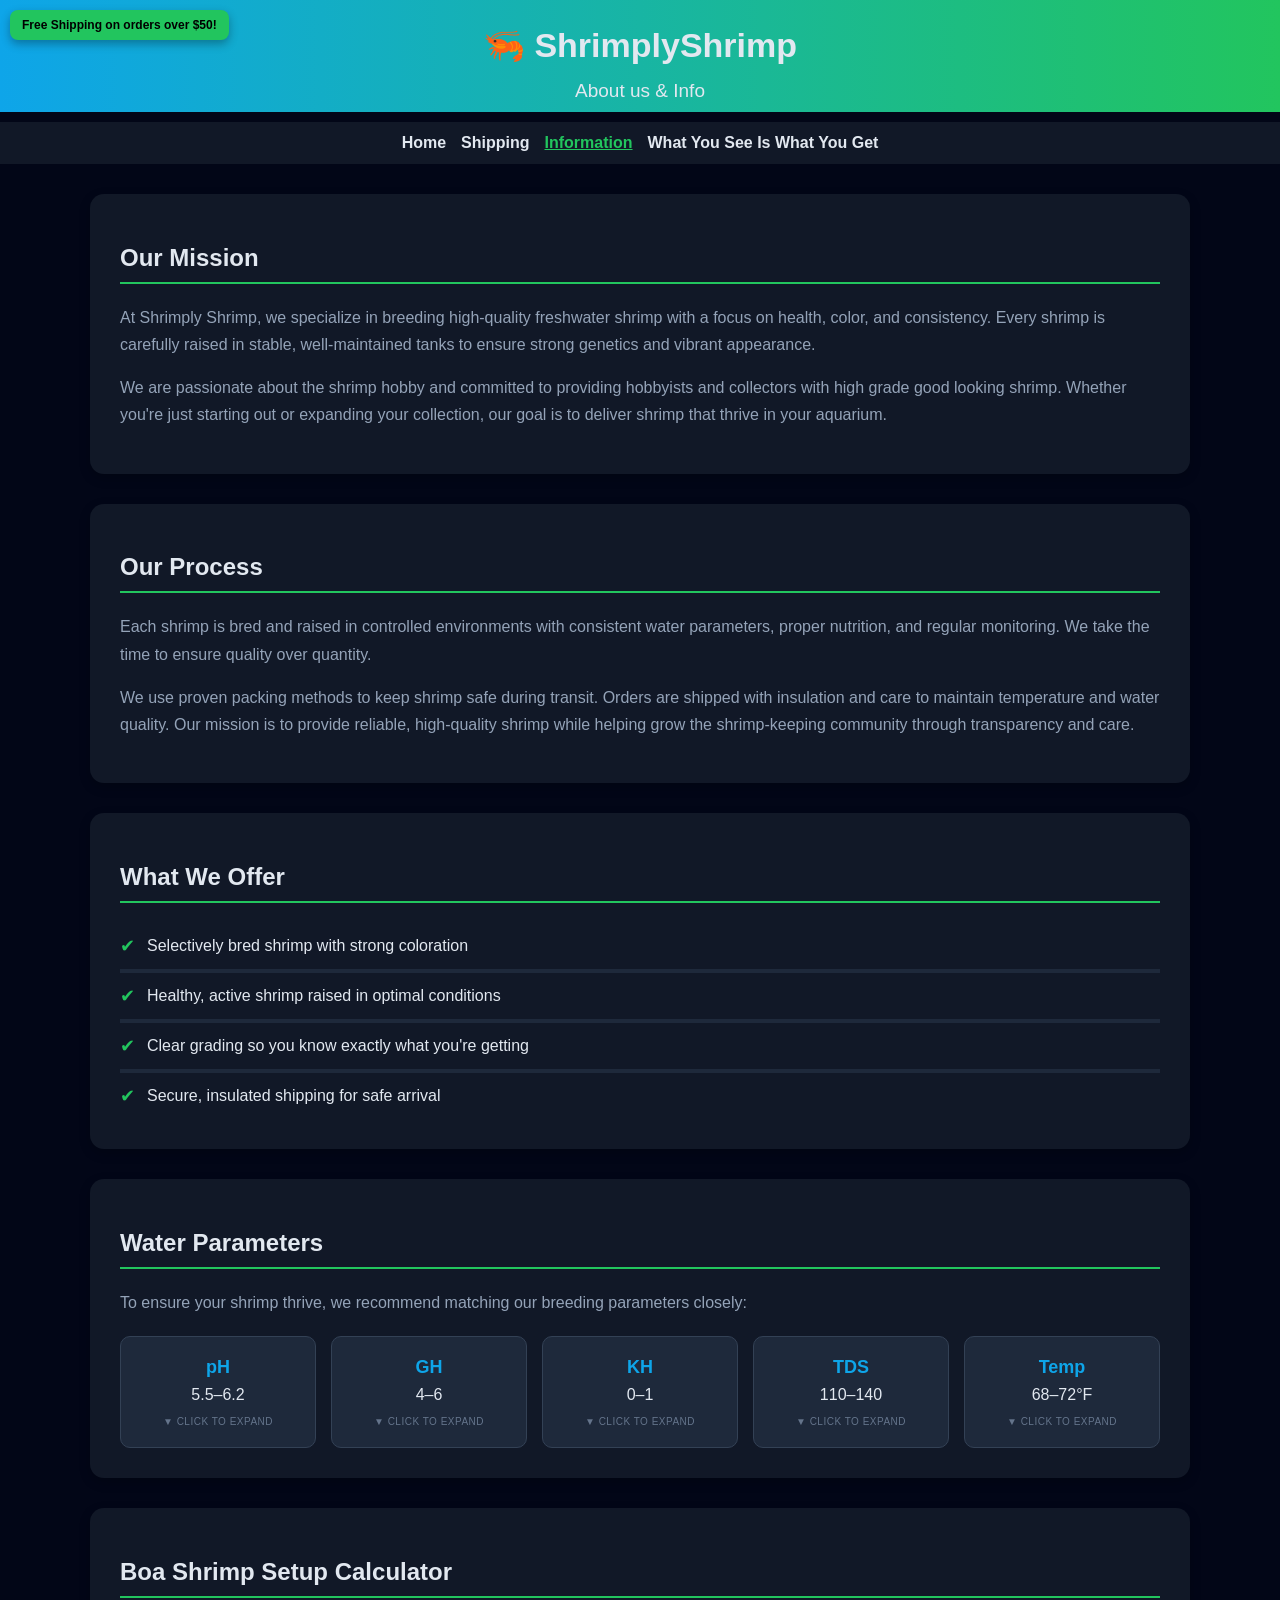
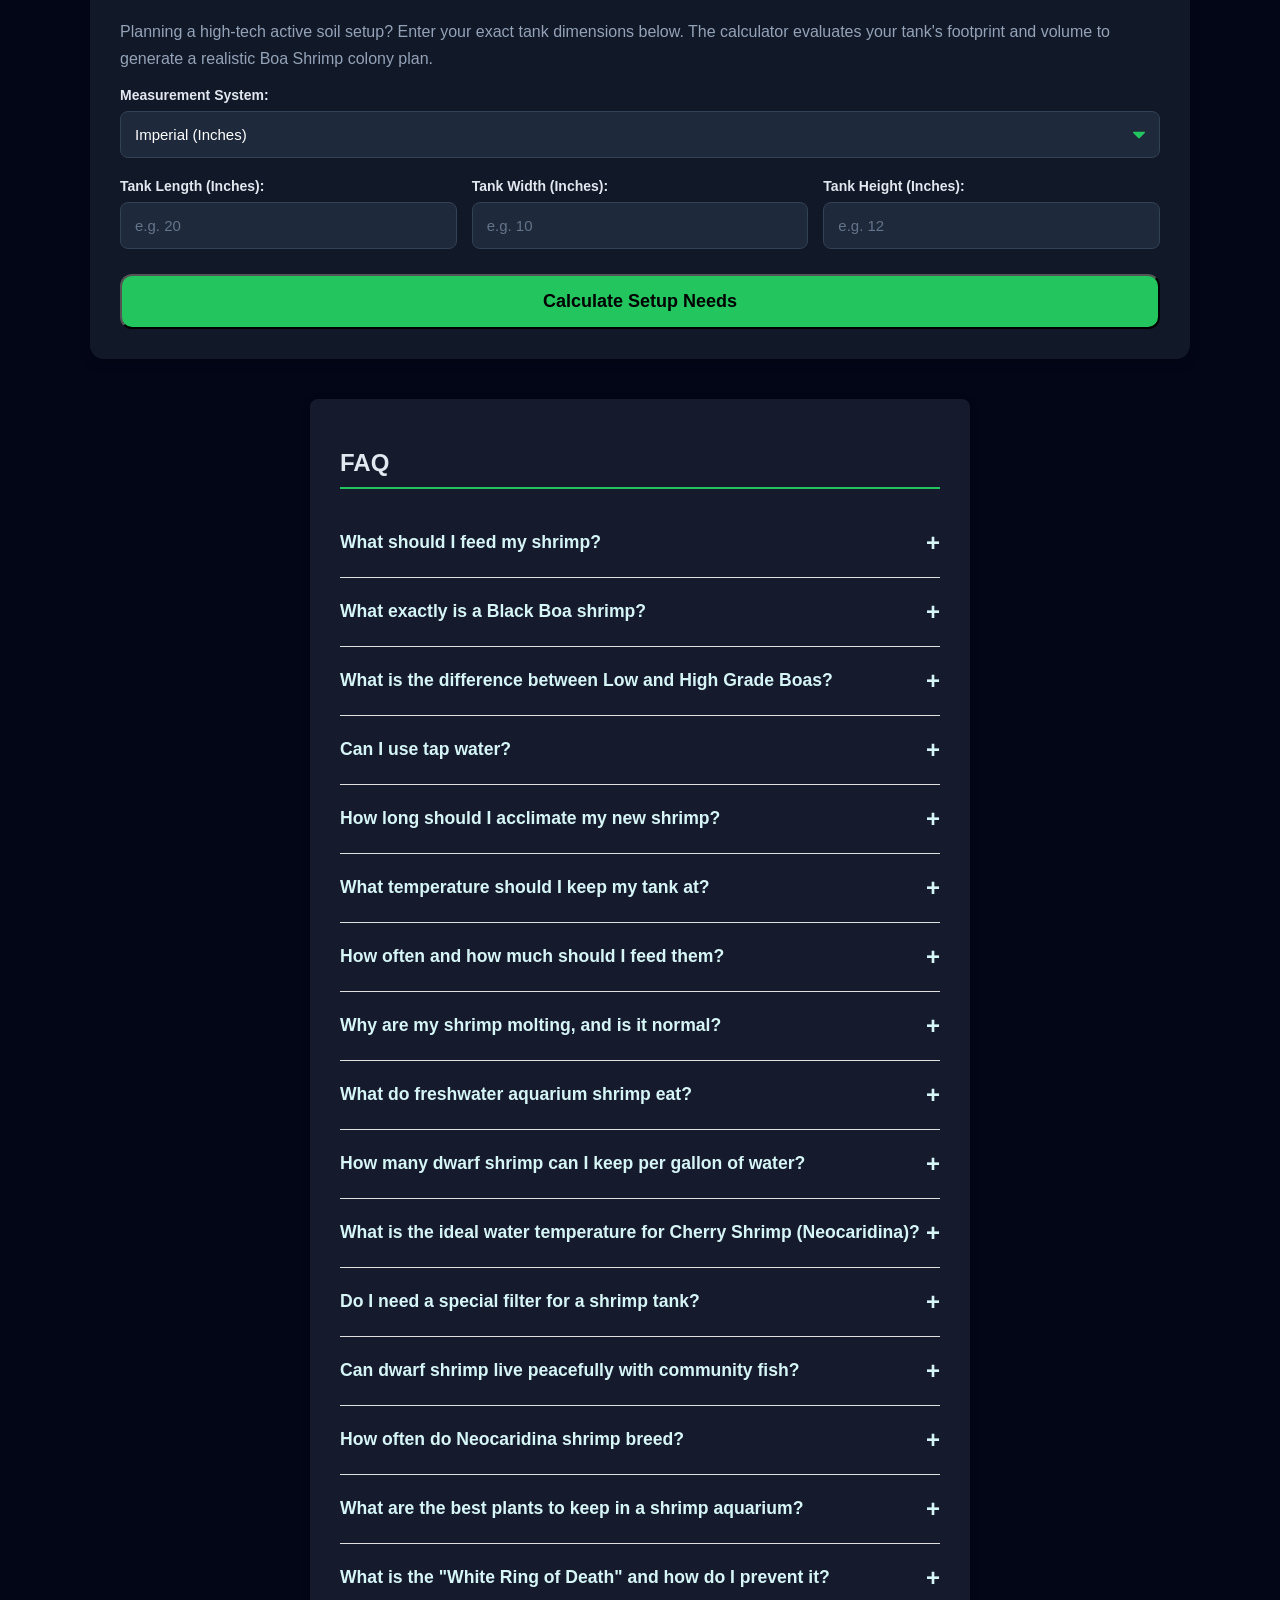
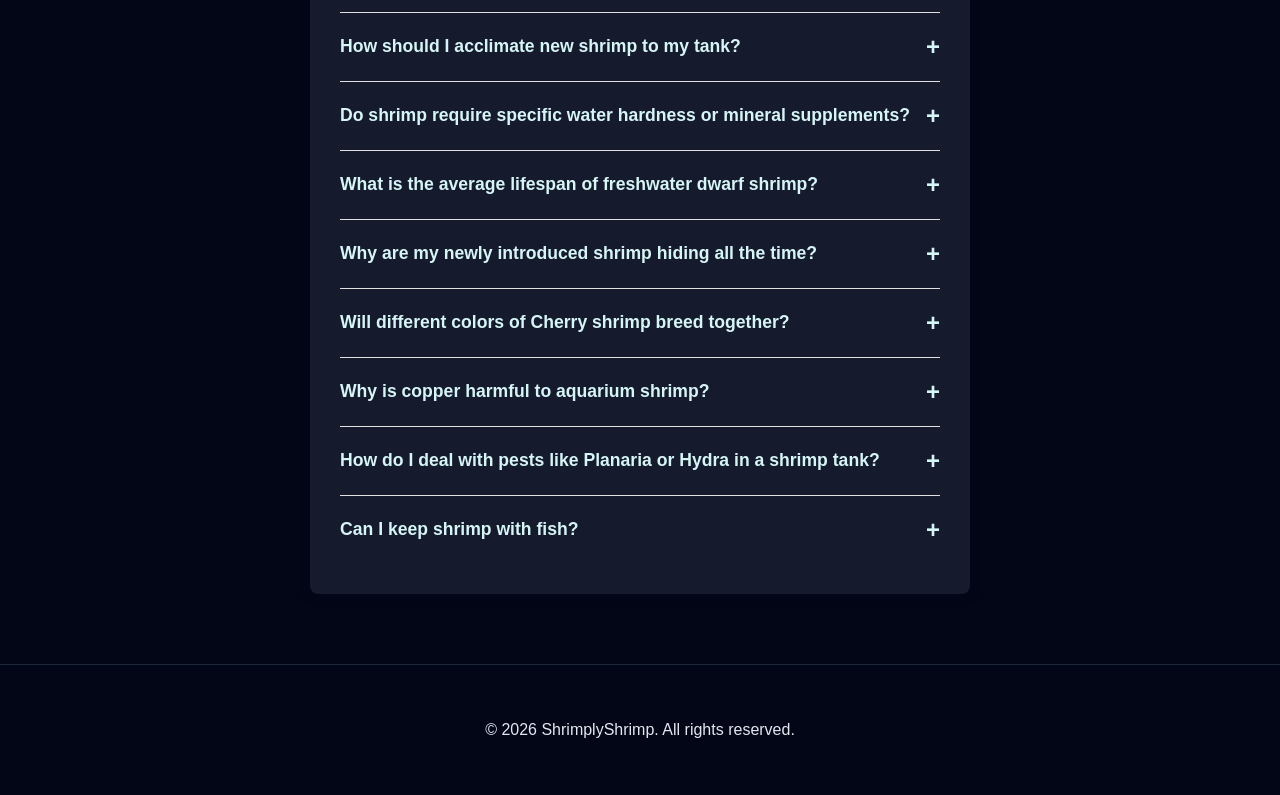
<file: info.html>
<!doctype html>
<html lang="en">
    <head>
        <!-- Google tag (gtag.js) -->
        <script async src="https://www.googletagmanager.com/gtag/js?id=G-XXYC066G9Q"></script>
        <script>
            window.dataLayer = window.dataLayer || [];
            function gtag() {
                dataLayer.push(arguments);
            }
            gtag("js", new Date());

            gtag("config", "G-XXYC066G9Q");
        </script>
        <meta charset="UTF-8" />
        <meta name="viewport" content="width=device-width, initial-scale=1.0" />
        <title>ShrimplyShrimp - Information</title>
        <link rel="stylesheet" href="styles.css" />
    </head>
    <body>
        <!-- Shipping Banner -->
        <div class="free-ship">Free Shipping on orders over $50!</div>

        <header>🦐 ShrimplyShrimp</header>
        <div class="subheader1">About us & Info</div>

        <nav>
            <a href="/index.html">Home</a>
            <a href="/shipping.html">Shipping</a>
            <a href="/info.html" class="active">Information</a>
            <a href="WYSIWYG.html" >What You See Is What You Get </a>
        </nav>

        <main class="container">
            <section class="info-section about-section">
                <h2>Our Mission</h2>
                <p>
                    At Shrimply Shrimp, we specialize in breeding high-quality freshwater shrimp with a focus on health,
                    color, and consistency. Every shrimp is carefully raised in stable, well-maintained tanks to ensure
                    strong genetics and vibrant appearance.
                </p>
                <p>
                    We are passionate about the shrimp hobby and committed to providing hobbyists and collectors with
                    high grade good looking shrimp. Whether you're just starting out or expanding your collection, our
                    goal is to deliver shrimp that thrive in your aquarium.
                </p>
            </section>

            <section class="info-section process-section">
                <h2>Our Process</h2>
                <p>
                    Each shrimp is bred and raised in controlled environments with consistent water parameters, proper
                    nutrition, and regular monitoring. We take the time to ensure quality over quantity.
                </p>
                <p>
                    We use proven packing methods to keep shrimp safe during transit. Orders are shipped with insulation
                    and care to maintain temperature and water quality. Our mission is to provide reliable, high-quality
                    shrimp while helping grow the shrimp-keeping community through transparency and care.
                </p>
            </section>

            <section class="info-section offers-section">
                <h2>What We Offer</h2>
                <ul class="offers-list">
                    <li><span class="check-icon">✔</span> Selectively bred shrimp with strong coloration</li>
                    <li><span class="check-icon">✔</span> Healthy, active shrimp raised in optimal conditions</li>
                    <li><span class="check-icon">✔</span> Clear grading so you know exactly what you're getting</li>
                    <li><span class="check-icon">✔</span> Secure, insulated shipping for safe arrival</li>
                </ul>
            </section>

            <section class="info-section parameters-section">
                <h2>Water Parameters</h2>
                <p>To ensure your shrimp thrive, we recommend matching our breeding parameters closely:</p>
               <div class="params-grid">
    <div class="param-card">
        <strong>pH</strong> 5.5–6.2
        <div class="param-desc"><strong>Potential of Hydrogen:</strong> Measures water acidity. Caridina shrimp need acidic water to thrive and breed safely.</div>
    </div>
    <div class="param-card">
        <strong>GH</strong> 4–6
        <div class="param-desc"><strong>General Hardness:</strong> Measures calcium and magnesium. These minerals are essential for your shrimp to build strong shells and molt successfully.</div>
    </div>
    <div class="param-card">
        <strong>KH</strong> 0–1
        <div class="param-desc"><strong>Carbonate Hardness:</strong> Measures buffering capacity. This is kept at 0-1 so the active soil can easily lower the pH without resistance.</div>
    </div>
    <div class="param-card">
        <strong>TDS</strong> 110–140
        <div class="param-desc"><strong>Total Dissolved Solids:</strong> The combined total of all minerals and organics in the water. Used as a gauge to ensure water isn't too "thick".</div>
    </div>
    <div class="param-card">
        <strong>Temp</strong> 68–72°F
        <div class="param-desc"><strong>Temperature:</strong> Cooler water holds more oxygen and reduces bacterial infections. 68-72°F is the sweet spot for health and breeding.</div>
    </div>
</div>
            </section>

            <!-- NEW SMART CALCULATOR SECTION -->
            <section class="info-section calculator-section">
                <h2>Boa Shrimp Setup Calculator</h2>
                <p>Planning a high-tech active soil setup? Enter your exact tank dimensions below. The calculator evaluates your tank's footprint and volume to generate a realistic Boa Shrimp colony plan.</p>
                
                <div class="form-group">
                    <label for="unit-toggle">Measurement System:</label>
                    <select id="unit-toggle">
                        <option value="imperial">Imperial (Inches)</option>
                        <option value="metric">Metric (Centimeters)</option>
                    </select>
                </div>

                <div class="calc-grid">
                    <div class="form-group">
                        <label id="label-length" for="tank-length">Tank Length (Inches):</label>
                        <input type="number" id="tank-length" placeholder="e.g. 20" min="1">
                    </div>
                    <div class="form-group">
                        <label id="label-width" for="tank-width">Tank Width (Inches):</label>
                        <input type="number" id="tank-width" placeholder="e.g. 10" min="1">
                    </div>
                    <div class="form-group">
                        <label id="label-height" for="tank-height">Tank Height (Inches):</label>
                        <input type="number" id="tank-height" placeholder="e.g. 12" min="1">
                    </div>
                </div>
                
                <button class="button" id="calculate-btn" type="button">Calculate Setup Needs</button>

                <div id="calc-results" class="calc-results hidden">
                    <h3>Your Recommended Setup</h3>
                    <div id="stability-warning"></div>
                    <ul class="offers-list" id="results-list">
                        <!-- Dynamic Results Injected Here via JS -->
                    </ul>
                </div>
            </section>

            <div class="faq-wrapper">
                <section class="faq-container">
                    <h2>FAQ</h2>

                    <div class="faq-item">
                        <button class="faq-question">
                            What should I feed my shrimp?
                            <span class="icon">+</span>
                        </button>
                        <div class="faq-answer">
                            <p>
                                We recommend feeding your shrimp Shrimp Dinner 2, Hikari Shrimp Cuisine, Brightwell
                                FlorinBacter, and MicroBacter7.
                            </p>
                        </div>
                    </div>

                    <div class="faq-item">
                        <button class="faq-question">
                            What exactly is a Black Boa shrimp?
                            <span class="icon">+</span>
                        </button>
                        <div class="faq-answer">
                            <p>
                                The Black Boa is a highly sought-after premium metallic variant of Caridina shrimp. They
                                are known for their deep black body coloration, paired with a striking metallic
                                silver-to-gold back stripe.
                            </p>
                        </div>
                    </div>

                    <div class="faq-item">
                        <button class="faq-question">
                            What is the difference between Low and High Grade Boas?
                            <span class="icon">+</span>
                        </button>
                        <div class="faq-answer">
                            <p>
                                <strong>Low/Medium Grade:</strong> Mostly black with a thinner, less-defined metallic
                                stripe. <br /><br />
                                <strong>High Grade:</strong> Features a wide, solid, and unbroken metallic stripe that
                                extends from the head to the tail.
                            </p>
                        </div>
                    </div>

                    <div class="faq-item">
                        <button class="faq-question">
                            Can I use tap water?
                            <span class="icon">+</span>
                        </button>
                        <div class="faq-answer">
                            <p>
                                We strongly advise against using tap water. Its parameters can fluctuate significantly
                                and it often contains minerals that raise KH levels. We highly recommend using RO/DI or
                                purified water, remineralized with a dedicated GH+ product such as SaltyShrimp Bee
                                Shrimp Mineral GH+.
                            </p>
                        </div>
                    </div>
                    <div class="faq-item">
                        <button class="faq-question">
                            How long should I acclimate my new shrimp?
                            <span class="icon">+</span>
                        </button>
                        <div class="faq-answer">
                            <p>
                                We highly recommend using the drip acclimation method for at least 1.5 to 2 hours.
                                Shrimp are very sensitive to sudden changes in water parameters, temperature, and pH, so
                                slow acclimation is essential for their survival.
                            </p>
                        </div>
                    </div>

                    <div class="faq-item">
                        <button class="faq-question">
                            What temperature should I keep my tank at?
                            <span class="icon">+</span>
                        </button>
                        <div class="faq-answer">
                            <p>
                                Most Neocaridina (like Cherry Shrimp) thrive in temperatures between 68°F and 78°F
                                (20°C–25°C). Caridina (like Black BOAs) species generally prefer slightly cooler water,
                                ideally between 65°F and 72°F (18°C–22°C).
                            </p>
                        </div>
                    </div>

                    <div class="faq-item">
                        <button class="faq-question">
                            How often and how much should I feed them?
                            <span class="icon">+</span>
                        </button>
                        <div class="faq-answer">
                            <p>
                                Feed small amounts 2 to 3 times a week. Overfeeding is one of the most common causes of
                                tank issues! Make sure to remove any uneaten food after 2–3 hours to prevent water
                                quality spikes.
                            </p>
                        </div>
                    </div>

                    <div class="faq-item">
                        <button class="faq-question">
                            Why are my shrimp molting, and is it normal?
                            <span class="icon">+</span>
                        </button>
                        <div class="faq-answer">
                            <p>
                                Yes, molting is completely natural! As shrimp grow, they shed their outer exoskeleton.
                                If you see translucent "ghosts" in your tank, leave them in—the shrimp will often eat
                                their old molts to reclaim essential minerals.(Molting can aslo be a sign of breeding)
                            </p>
                        </div>
                    </div>
<div class="faq-item">
    <button class="faq-question">
        What do freshwater aquarium shrimp eat?
        <span class="icon">+</span>
    </button>
    <div class="faq-answer">
        <p>
            Dwarf shrimp are natural scavengers that primarily feed on biofilm and algae in your aquarium. You can supplement their diet 2 to 3 times a week with specialized shrimp pellets, blanched vegetables (like spinach or zucchini), and dried Indian almond leaves.
        </p>
    </div>
</div>

<div class="faq-item">
    <button class="faq-question">
        How many dwarf shrimp can I keep per gallon of water?
        <span class="icon">+</span>
    </button>
    <div class="faq-answer">
        <p>
            Because shrimp have a tiny bioload, you can safely keep around 5 to 10 dwarf shrimp per gallon of water in a fully cycled, established aquarium with plenty of live plants and biofilm.
        </p>
    </div>
</div>

<div class="faq-item">
    <button class="faq-question">
        What is the ideal water temperature for Cherry Shrimp (Neocaridina)?
        <span class="icon">+</span>
    </button>
    <div class="faq-answer">
        <p>
            Neocaridina shrimp thrive best in water temperatures between 68°F and 78°F (20°C to 25°C). While they can tolerate cooler room-temperature water, warmer temperatures near 75°F speed up their growth and breeding cycles.
        </p>
    </div>
</div>

<div class="faq-item">
    <button class="faq-question">
        Do I need a special filter for a shrimp tank?
        <span class="icon">+</span>
    </button>
    <div class="faq-answer">
        <p>
            Sponge filters or intake pre-filter sponges are strongly recommended. Standard power filters can easily suck up tiny shrimplets, whereas sponge filters provide gentle filtration and double as a feeding ground for grazing shrimp.
        </p>
    </div>
</div>

<div class="faq-item">
    <button class="faq-question">
        Can dwarf shrimp live peacefully with community fish?
        <span class="icon">+</span>
    </button>
    <div class="faq-answer">
        <p>
            Yes, but caution is necessary. Very small fish like Chili Rasboras, Otocinclus, or Neon Tetras can coexist with adult shrimp, but almost any fish will eat newborn shrimplets if given the chance. Provide dense vegetation like Java Moss for protection.
        </p>
    </div>
</div>

<div class="faq-item">
    <button class="faq-question">
        How often do Neocaridina shrimp breed?
        <span class="icon">+</span>
    </button>
    <div class="faq-answer">
        <p>
            Once female shrimp reach maturity at around 3 to 4 months old, they can carry eggs every 30 days under ideal water conditions. Each clutch typically yields 20 to 30 baby shrimp.
        </p>
    </div>
</div>

<div class="faq-item">
    <button class="faq-question">
        What are the best plants to keep in a shrimp aquarium?
        <span class="icon">+</span>
    </button>
    <div class="faq-answer">
        <p>
            Mosses (such as Java Moss or Christmas Moss), Subwassertang, Anubias, Hornwort, and Marimo Moss Balls are ideal. Mosses trap microscopic particles and offer essential hiding places for newly hatched shrimplets.
        </p>
    </div>
</div>

<div class="faq-item">
    <button class="faq-question">
        What is the "White Ring of Death" and how do I prevent it?
        <span class="icon">+</span>
    </button>
    <div class="faq-answer">
        <p>
            The "White Ring of Death" is a clear band across a shrimp's carapace caused by failed molting due to improper GH/KH mineral levels or sudden water changes. Prevent it by maintaining steady General Hardness (GH 4–8) and drip-acclimating top-off water.
        </p>
    </div>
</div>

<div class="faq-item">
    <button class="faq-question">
        How should I acclimate new shrimp to my tank?
        <span class="icon">+</span>
    </button>
    <div class="faq-answer">
        <p>
            Drip acclimation is the safest method. Slowly add tank water to their bag water at a rate of 1 to 2 drops per second over a period of 1 to 2 hours to prevent shock from parameter shifts.
        </p>
    </div>
</div>

<div class="faq-item">
    <button class="faq-question">
        Do shrimp require specific water hardness or mineral supplements?
        <span class="icon">+</span>
    </button>
    <div class="faq-answer">
        <p>
            Yes, shrimp need calcium and magnesium to form strong exoskeletons. If using RO (reverse osmosis) water, remineralize it with a specialized GH/KH booster to maintain a GH of 6–8 and KH of 2–5 for Neocaridina.
        </p>
    </div>
</div>

<div class="faq-item">
    <button class="faq-question">
        What is the average lifespan of freshwater dwarf shrimp?
        <span class="icon">+</span>
    </button>
    <div class="faq-answer">
        <p>
            Under optimal water conditions and with a stable diet, dwarf shrimp usually live between 1 to 2 years in a home aquarium.
        </p>
    </div>
</div>

<div class="faq-item">
    <button class="faq-question">
        Why are my newly introduced shrimp hiding all the time?
        <span class="icon">+</span>
    </button>
    <div class="faq-answer">
        <p>
            Shrimp are sensitive to changes in lighting, water chemistry, and potential predators. Hiding for the first few days in a new tank is completely normal while they adjust and get comfortable with their surroundings.
        </p>
    </div>
</div>

<div class="faq-item">
    <button class="faq-question">
        Will different colors of Cherry shrimp breed together?
        <span class="icon">+</span>
    </button>
    <div class="faq-answer">
        <p>
            Yes, mixing different color varieties of Neocaridina davidi (e.g., Red Cherry, Blue Dream, Yellow Neon) will lead to interbreeding, causing offspring over generations to revert to their wild brown/translucent coloration.
        </p>
    </div>
</div>

<div class="faq-item">
    <button class="faq-question">
        Why is copper harmful to aquarium shrimp?
        <span class="icon">+</span>
    </button>
    <div class="faq-answer">
        <p>
            Copper disrupts the oxygen transport mechanism in invertebrates and is highly toxic even at trace levels. Always check plant fertilizers, snail treatments, and fish medications for copper before adding them to a shrimp tank.
        </p>
    </div>
</div>

<div class="faq-item">
    <button class="faq-question">
        How do I deal with pests like Planaria or Hydra in a shrimp tank?
        <span class="icon">+</span>
    </button>
    <div class="faq-answer">
        <p>
            Planaria and Hydra actively prey on shrimplets. You can safely eliminate them using shrimp-safe treatments containing Betel nut palm extract (such as "No-Planaria") or by using specialized glass worm traps.
        </p>
    </div>
</div>


                    <div class="faq-item">
                        <button class="faq-question">
                            Can I keep shrimp with fish?
                            <span class="icon">+</span>
                        </button>
                        <div class="faq-answer">
                            <p>
                                Almost any fish large enough to fit a shrimp in its mouth will try to eat it (especially
                                shrimplets). If you want to keep them with small, peaceful nano fish (like Otocinclus or
                                Endlers), ensure the tank has plenty of heavy moss and hiding spots.
                            </p>
                        </div>
                    </div>
                </section>
            </div>
        </main>

        <footer>
            <p>&copy; 2026 ShrimplyShrimp. All rights reserved.</p>
        </footer>

        <script src="script.js"></script>
    </body>
</html>
</file>
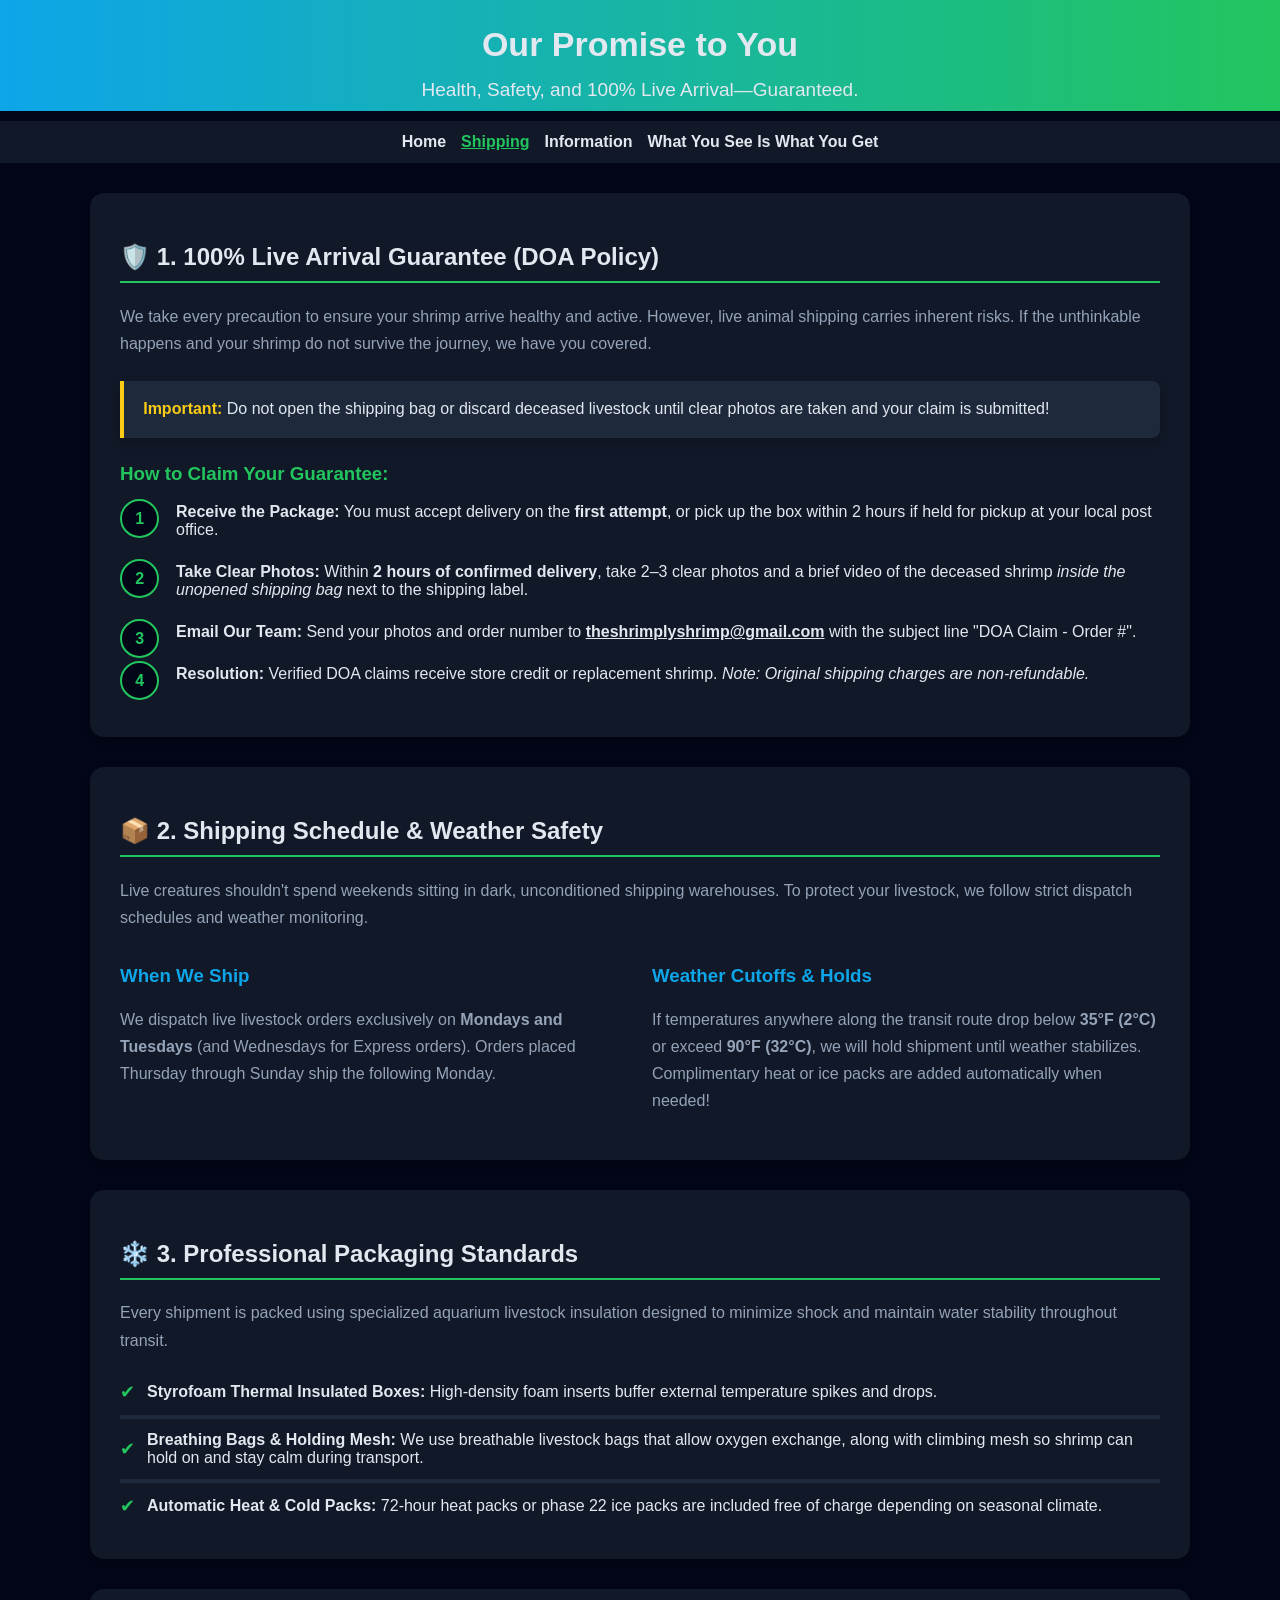
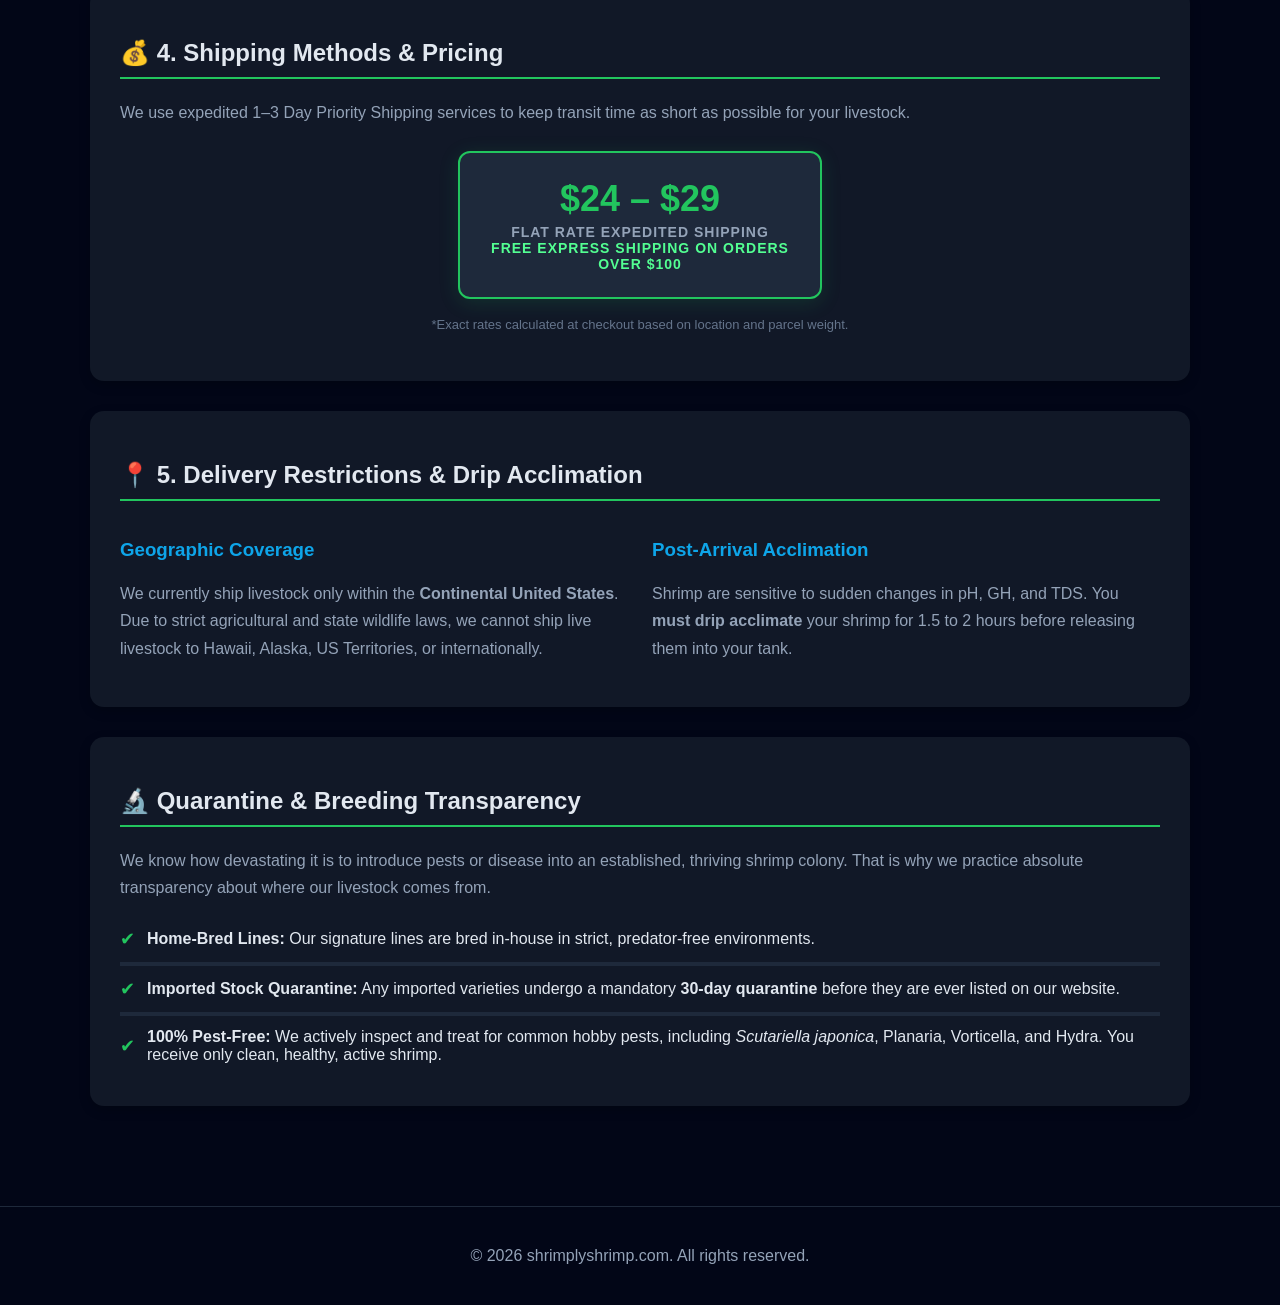
<file: shipping.html>
<!doctype html>
<html lang="en">
  <head>
    <!-- Google tag (gtag.js) -->
    <script async src="https://www.googletagmanager.com/gtag/js?id=G-XXYC066G9Q"></script>
    <script>
      window.dataLayer = window.dataLayer || [];
      function gtag() {
        dataLayer.push(arguments);
      }
      gtag("js", new Date());

      gtag("config", "G-XXYC066G9Q");
    </script>
    <meta charset="UTF-8" />
    <meta name="viewport" content="width=device-width, initial-scale=1.0" />
    <title>Trust & Shipping Policies | shrimplyshrimp</title>

    <link rel="stylesheet" href="styles.css" />
  </head>
  <body>
    <header>Our Promise to You</header>
    <div class="subheader1">Health, Safety, and 100% Live Arrival—Guaranteed.</div>
    <nav>
      
        <a href="/index.html">Home</a>
        <a href="/shipping.html" class="active">Shipping</a>
        <a href="/info.html">Information</a>
      <a href="WYSIWYG.html" >What You See Is What You Get </a>
    </nav>

    <main class="container">
      <!-- 1. LIVE ARRIVAL GUARANTEE -->
      <section class="info-section">
        <h2>🛡️ 1. 100% Live Arrival Guarantee (DOA Policy)</h2>
        <p>
          We take every precaution to ensure your shrimp arrive healthy and active. However, live animal shipping
          carries inherent risks. If the unthinkable happens and your shrimp do not survive the journey, we have you
          covered.
        </p>

        <div class="alert-box">
          <strong>Important:</strong> Do not open the shipping bag or discard deceased livestock until clear photos are taken and your claim is submitted!
        </div>

        <h3 style="color: #22c55e; margin-top: 25px">How to Claim Your Guarantee:</h3>
        <ol class="step-list">
          <li>
            <strong>Receive the Package:</strong> You must accept delivery on the <strong>first attempt</strong>, or pick up the box within 2 hours if held for pickup at your local post office.
          </li>
          <li>
            <strong>Take Clear Photos:</strong> Within <strong>2 hours of confirmed delivery</strong>, take 2–3 clear photos and a brief video of the deceased shrimp <em>inside the unopened shipping bag</em> next to the shipping label.
          </li>
          <li>
            <strong>Email Our Team:</strong> Send your photos and order number to
            <a href="/index.html#contact-us" class="active"><strong>theshrimplyshrimp@gmail.com</strong></a> with the subject line "DOA Claim - Order #".
          </li>
          <li>
            <strong>Resolution:</strong> Verified DOA claims receive store credit or replacement shrimp. <em>Note: Original shipping charges are non-refundable.</em>
          </li>
        </ol>
      </section>

      <!-- 2. SHIPPING SCHEDULE & WEATHER SAFETY -->
      <section class="info-section">
        <h2>📦 2. Shipping Schedule & Weather Safety</h2>
        <p>
          Live creatures shouldn't spend weekends sitting in dark, unconditioned shipping warehouses. To protect your
          livestock, we follow strict dispatch schedules and weather monitoring.
        </p>

        <div class="grid-2">
          <div>
            <h3 style="color: #0ea5e9">When We Ship</h3>
            <p>
              We dispatch live livestock orders exclusively on <strong>Mondays and Tuesdays</strong> (and Wednesdays for Express orders). Orders placed Thursday through Sunday ship the following Monday.
            </p>
          </div>
          <div>
            <h3 style="color: #0ea5e9">Weather Cutoffs & Holds</h3>
            <p>
              If temperatures anywhere along the transit route drop below <strong>35°F (2°C)</strong> or exceed <strong>90°F (32°C)</strong>, we will hold shipment until weather stabilizes. Complimentary heat or ice packs are added automatically when needed!
            </p>
          </div>
        </div>
      </section>

      <!-- 3. PACKAGING & INSULATION STANDARDS -->
      <section class="info-section">
        <h2>❄️ 3. Professional Packaging Standards</h2>
        <p>
          Every shipment is packed using specialized aquarium livestock insulation designed to minimize shock and maintain water stability throughout transit.
        </p>

        <ul class="offers-list">
          <li>
            <span class="check-icon">✔</span>
            <div>
              <strong>Styrofoam Thermal Insulated Boxes:</strong> High-density foam inserts buffer external temperature spikes and drops.
            </div>
          </li>
          <li>
            <span class="check-icon">✔</span>
            <div>
              <strong>Breathing Bags & Holding Mesh:</strong> We use breathable livestock bags that allow oxygen exchange, along with climbing mesh so shrimp can hold on and stay calm during transport.
            </div>
          </li>
          <li>
            <span class="check-icon">✔</span>
            <div>
              <strong>Automatic Heat & Cold Packs:</strong> 72-hour heat packs or phase 22 ice packs are included free of charge depending on seasonal climate.
            </div>
          </li>
        </ul>
      </section>

      <!-- 4. SHIPPING RATES & DELIVERY METHODS -->
      <section class="info-section">
        <h2>💰 4. Shipping Methods & Pricing</h2>
        <p>
          We use expedited 1–3 Day Priority Shipping services to keep transit time as short as possible for your livestock.
        </p>

        <div class="pricing-card">
          <div class="pricing-value">$24 – $29</div>
          <div class="pricing-unit">Flat Rate Expedited Shipping</div>
          <div class="pricing-unit1">FREE Express Shipping on orders over $100</div>
        </div>

        <p style="text-align: center; font-size: 13px; color: #64748b; margin-top: 15px">
          *Exact rates calculated at checkout based on location and parcel weight.
        </p>
      </section>

      <!-- 5. GEOGRAPHIC RESTRICTIONS & POST-ARRIVAL -->
      <section class="info-section">
        <h2>📍 5. Delivery Restrictions & Drip Acclimation</h2>
        
        <div class="grid-2">
          <div>
            <h3 style="color: #0ea5e9">Geographic Coverage</h3>
            <p>
              We currently ship livestock only within the <strong>Continental United States</strong>. Due to strict agricultural and state wildlife laws, we cannot ship live livestock to Hawaii, Alaska, US Territories, or internationally.
            </p>
          </div>
          <div>
            <h3 style="color: #0ea5e9">Post-Arrival Acclimation</h3>
            <p>
              Shrimp are sensitive to sudden changes in pH, GH, and TDS. You <strong>must drip acclimate</strong> your shrimp for 1.5 to 2 hours before releasing them into your tank.
            </p>
          </div>
        </div>


      </section>

      <!-- QUARANTINE & BREEDING TRANSPARENCY -->
      <section class="info-section">
        <h2>🔬 Quarantine & Breeding Transparency</h2>
        <p>
          We know how devastating it is to introduce pests or disease into an established, thriving shrimp colony. That
          is why we practice absolute transparency about where our livestock comes from.
        </p>

        <ul class="offers-list">
          <li>
            <span class="check-icon">✔</span>
            <div>
              <strong>Home-Bred Lines:</strong> Our signature lines are bred in-house in strict, predator-free
              environments.
            </div>
          </li>
          <li>
            <span class="check-icon">✔</span>
            <div>
              <strong>Imported Stock Quarantine:</strong> Any imported varieties undergo a mandatory
              <strong>30-day quarantine</strong> before they are ever listed on our website.
            </div>
          </li>
          <li>
            <span class="check-icon">✔</span>
            <div>
              <strong>100% Pest-Free:</strong> We actively inspect and treat for common hobby pests, including
              <em>Scutariella japonica</em>, Planaria, Vorticella, and Hydra. You receive only clean, healthy, active
              shrimp.
            </div>
          </li>
        </ul>
      </section>
    </main>

    <footer>
      <p style="color: #94a3b8; margin: 0">&copy; 2026 shrimplyshrimp.com. All rights reserved.</p>
    </footer>
  </body>
</html>
</file>
<file: styles.css>
body {
  margin: 0;
  font-family: Arial, sans-serif;
  background: #020617;
  color: #e2e8f0;
}

/* HEADER */
header {
  text-align: center;
  padding: 25px;
  background: linear-gradient(90deg, #0ea5e9, #22c55e);
  font-size: 34px;
  font-weight: bold;
}

.subheader {
  text-align: center;
  font-size: 14px;
  background: linear-gradient(90deg, #0ea5e9, #22c55e);
  margin-top: -10px;
  margin-bottom: 10px;
  padding-bottom: 10px;
}
.subheader1 {
  text-align: center;
  font-size: 19px;
  background: linear-gradient(90deg, #0ea5e9, #22c55e);
  margin-top: -10px;
  margin-bottom: 10px;
  padding-bottom: 10px;
}

/* HERO */
.hero {
  text-align: center;
  padding: 40px 20px;
}

.hero h1 {
  font-size: 30px;
}

.hero p {
  color: #94a3b8;
}

/* TRUST BAR */
.trust {
  text-align: center;
  color: #22c55e;
  font-size: 14px;
  margin-bottom: 25px;
  padding: 0 10px;
}

/* NAV */
nav {
  display: flex;
  justify-content: center;
  flex-wrap: wrap; /* Allows nav to wrap on tiny screens */
  gap: 15px;
  background: #111827;
  padding: 12px;
}

nav a {
  color: white;
  text-decoration: none;
  font-weight: bold;
}

/* Updated Nav Active State */
nav a.active {
  text-decoration: underline;
  color: #22c55e;
}

/* CONTAINER */
.container {
  max-width: 1100px;
  margin: auto;
  padding: 30px 15px;
}

h2 {
  border-bottom: 2px solid #22c55e;
  padding-bottom: 10px;
}

/* FLEXBOX PRODUCTS LAYOUT */
.products {
  display: flex;
  flex-wrap: wrap; /* This makes items drop to the next line */
  gap: 25px;
  justify-content: center; /* Centers the cards on the screen */
}

/* CARD */
.card {
  background: #111827;
  padding: 15px;
  border-radius: 14px;
  text-align: center;
  position: relative;
  transition: 0.3s;
  /* Flex-basis: sets the "ideal" width; flex-grow: allows it to fill space */
  flex: 1 1 300px; 
  max-width: 350px; /* Prevents cards from getting awkwardly wide on desktop */
}

.card:hover {
  transform: translateY(-6px);
  box-shadow: 0 10px 25px rgba(0,0,0,0.5);
}

/* SOLD OUT & LABELS */
.sold-out {
  position: absolute;
  top: 10px;
  left: 10px;
  z-index: 2;
  background: red;
  color: white;
  padding: 6px 10px;
  font-size: 12px;
  border-radius: 6px;
  font-weight: bold;
}

.card.sold img {
  filter: grayscale(100%);
  opacity: 0.5;
}

.img-container {
  overflow: hidden;
  border-radius: 10px;
}

.img-container img {
  width: 100%;
  height: 180px;
  object-fit: cover;
  transition: 0.4s;
}

/* Prevent scale hover on carousel to avoid layout breaks */
.img-container:not(.carousel):hover img {
  transform: scale(1.15);
}

.grade, .grade1, .grade2 {
  position: absolute;
  top: 10px;
  right: 10px;
  z-index: 2;
  padding: 5px 10px;
  font-size: 12px;
  border-radius: 6px;
  font-weight: bold;
}

.grade { background: #0ea5e9; }
.grade1 { background: #07c204; }
.grade2 { background: #aba005; }

.badge {
  position: absolute;
  bottom: 10px;
  left: 10px;
  background: orange;
  color: black;
  padding: 5px 10px;
  font-size: 11px;
  border-radius: 6px;
  font-weight: bold;
}

/* PRICE & BUTTON */
.price {
  color: #22c55e;
  font-size: 22px;
  margin: 10px 0;
}

.button {
  display: block;
  width: 100%;
  box-sizing: border-box; /* Ensures padding doesn't break width */
  padding: 15px;
  font-size: 18px;
  background: #22c55e;
  color: black;
  text-decoration: none;
  border-radius: 12px;
  font-weight: bold;
}

.button:hover {
  background: #16a34a;
}

.stock {
  color: #facc15;
  font-weight: bold;
  font-size: 14px;
}

/* SHIPPING BANNER - Adjusted to avoid header overlap */
.free-ship {
  position: absolute;
  top: 10px;
  left: 10px;
  z-index: 100;
  background: #22c55e;
  color: black;
  padding: 8px 12px;
  border-radius: 8px;
  font-weight: bold;
  font-size: 12px;
  box-shadow: 0 4px 10px rgba(0,0,0,0.3);
}

/* FOOTER */
footer {
  background: #020617;
  padding: 40px 20px;
  text-align: center;
  margin-top: 40px;
  border-top: 1px solid #1e293b;
}

/* MOBILE OPTIMIZATION */
@media (max-width: 600px) {
  header { font-size: 26px; }
  .free-ship { position: relative; top: 0; left: 0; text-align: center; margin: 10px; display: block; }
  .card { flex: 1 1 100%; } /* Cards take full width on small phones */
}

/* ========================================================
   FAQ SECTION
   ======================================================== */
.faq-container {
  background-color: #151a2d;
  border-radius: 8px;
  box-shadow: 0 4px 12px rgba(0,0,0,0.1);
  padding: 30px;
  max-width: 600px;
  width: 100%;
}
.faq-item {
  border-bottom: 1px solid #e0e0e0;
}

.faq-item:last-child {
  border-bottom: none;
}

/* Style the question button */
.faq-question {
  background-color: transparent;
  border: none;
  color: #d6f5f6;
  cursor: pointer;
  padding: 20px 0;
  width: 100%;
  text-align: left;
  font-size: 1.1rem;
  font-weight: 600;
  display: flex;
  justify-content: space-between;
  align-items: center;
  transition: color 0.3s ease;
}

.faq-question:hover, 
.faq-question.active {
  color: #ffffff;
}

/* The plus/minus icon */
.faq-question .icon {
  font-size: 1.5rem;
  transition: transform 0.3s ease;
}

/* Rotate the plus to look like an 'x' when active */
.faq-question.active .icon {
  transform: rotate(45deg);
}

/* Hide the answer by default and prep the animation */
.faq-answer {
  max-height: 0;
  overflow: hidden;
  transition: max-height 0.3s ease-out;
}

.faq-answer p {
  margin: 0;
  padding-bottom: 20px;
  color: #ffffff;
  line-height: 1.6;
}

/* Centers the FAQ section */
.faq-wrapper {
  display: flex;
  justify-content: center;
  margin-top: 40px;
  width: 100%;
}

/* ========================================================
   INFO & SHIPPING PAGES
   ======================================================== */

/* General content blocks to match main page cards */
.info-section {
  background: #111827;
  padding: 30px;
  border-radius: 14px;
  margin-bottom: 30px;
  box-shadow: 0 4px 12px rgba(0,0,0,0.2);
}

.info-section p {
  line-height: 1.7;
  color: #94a3b8;
  margin-bottom: 15px;
}

/* Styling the 'What We Offer' list cleanly */
.offers-list {
  list-style: none;
  padding: 0;
  margin: 0;
}

.offers-list li {
  padding: 12px 0;
  border-bottom: 4.1px solid #1e293b;
  display: flex;
  align-items: center;
  gap: 12px;
  color: #e2e8f0;
}

.offers-list li:last-child {
  border-bottom: none;
}

.check-icon {
  color: #22c55e;
  font-size: 18px;
}

/* The Water Parameters Grid */
.params-grid {
  display: grid;
  grid-template-columns: repeat(auto-fit, minmax(130px, 1fr));
  gap: 15px;
  margin-top: 20px;
  align-items: start; /* Prevents neighboring cards from stretching when one opens */
}

/* Parameter Card Styling & Clickable Indicators */
.param-card {
  background: #1e293b;
  padding: 20px;
  border-radius: 10px;
  text-align: center;
  border: 1px solid #334155;
  transition: transform 0.3s, background 0.3s;
  color: #e2e8f0;
  cursor: pointer;
  position: relative;
}

.param-card:hover {
  transform: translateY(-4px);
  box-shadow: 0 6px 15px rgba(0,0,0,0.3);
  background: #233147; /* Brightens background on hover */
}

.param-card strong {
  display: block;
  color: #0ea5e9;
  font-size: 18px;
  margin-bottom: 8px;
}

/* Adds "▼ click to expand" hint */
.param-card::after {
  content: "▼ click to expand";
  display: block;
  font-size: 10px;
  color: #64748b;
  margin-top: 12px;
  text-transform: uppercase;
  letter-spacing: 0.5px;
  transition: color 0.3s ease;
}

/* Changes to "▲ close" when card is active */
.param-card.active::after {
  content: "▲ close";
  color: #22c55e;
}

/* Parameter Card Text Animations */
.param-desc {
  max-height: 0;
  overflow: hidden;
  transition: max-height 0.3s ease, margin-top 0.3s ease;
  font-size: 13px;
  color: #94a3b8;
  line-height: 1.4;
  margin-top: 0;
  font-weight: normal;
}

.param-desc strong {
  display: inline;
  color: #e2e8f0;
  font-size: 13px;
}

/* Shipping page list styling */
.step-list {
  counter-reset: step-counter;
  list-style: none;
  padding-left: 0;
}

.step-list li {
  position: relative;
  padding-left: 3.5rem;
  margin-bottom: 1.5rem;
  color: #e2e8f0;
}

.step-list li::before {
  counter-increment: step-counter;
  content: counter(step-counter);
  position: absolute;
  left: 0;
  top: -4px;
  width: 2.2rem;
  height: 2.2rem;
  background-color: #020617; /* matches body bg */
  color: #22c55e; /* matches accent green */
  font-weight: bold;
  border-radius: 50%;
  display: flex;
  align-items: center;
  justify-content: center;
  border: 2px solid #22c55e;
}

.alert-box {
  background-color: #1e293b;
  border-left: 4px solid #facc15; /* yellow alert */
  padding: 1.2rem;
  margin: 1.5rem 0;
  border-radius: 0 8px 8px 0;
  color: #e2e8f0;
  box-shadow: 0 4px 10px rgba(0,0,0,0.2);
}

.alert-box strong {
  color: #facc15;
}

.grid-2 {
  display: grid;
  grid-template-columns: 1fr;
  gap: 1.5rem;
}

@media (min-width: 600px) {
  .grid-2 {
    grid-template-columns: 1fr 1fr;
  }
}

/* ========================================================
   PRICING SECTION
   ======================================================== */

.pricing-card {
  background: #1e293b;
  border: 2px solid #22c55e;
  border-radius: 12px;
  padding: 25px 20px;
  text-align: center;
  max-width: 320px;
  margin: 25px auto 10px auto;
  box-shadow: 0 4px 20px rgba(34, 197, 94, 0.15);
  transition: transform 0.3s ease;
}

.pricing-card:hover {
  transform: scale(1.03);
}

.pricing-value {
  font-size: 36px;
  font-weight: bold;
  color: #22c55e;
  margin-bottom: 4px;
}

.pricing-unit {
  font-size: 14px;
  color: #94a3b8;
  text-transform: uppercase;
  letter-spacing: 1px;
  font-weight: 600;
}
.pricing-unit1 {
  font-size: 14px;
  color: #53ff92;
  text-transform: uppercase;
  letter-spacing: 1px;
  font-weight: 600;
}

/* ========================================================
   CONTACT FORM SECTION
   ======================================================== */

.contact-form-container {
  background: #111827;
  padding: 35px;
  border-radius: 14px;
  max-width: 600px;
  margin: 60px auto 20px auto; /* Adds space above the footer */
  box-shadow: 0 4px 12px rgba(0,0,0,0.2);
}

.contact-form-container h2 {
  text-align: center;
  border-bottom: none;
  margin-top: 0;
  margin-bottom: 25px;
}

.form-group {
  margin-bottom: 20px;
  text-align: left;
}

.form-group label {
  display: block;
  margin-bottom: 8px;
  color: #e2e8f0;
  font-weight: bold;
  font-size: 14px;
}

/* Styles for Inputs, Dropdowns, and Textareas */
.form-group input,
.form-group select,
.form-group textarea {
  width: 100%;
  padding: 14px;
  border: 1px solid #334155;
  border-radius: 8px;
  background: #1e293b;
  color: #ffffff;
  font-family: Arial, sans-serif;
  font-size: 15px;
  box-sizing: border-box; /* Prevents overflow */
  transition: border-color 0.3s ease;
}

.form-group input::placeholder,
.form-group textarea::placeholder {
  color: #64748b;
}

.form-group select {
  cursor: pointer;
  appearance: none; /* Removes default OS styling for dropdowns */
  background-image: url("data:image/svg+xml;charset=US-ASCII,%3Csvg%20xmlns%3D%22http%3A%2F%2Fwww.w3.org%2F2000%2Fsvg%22%20width%3D%22292.4%22%20height%3D%22292.4%22%3E%3Cpath%20fill%3D%22%2322c55e%22%20d%3D%22M287%2069.4a17.6%2017.6%200%200%200-13-5.4H18.4c-5%200-9.3%201.8-12.9%205.4A17.6%2017.6%200%200%200%200%2082.2c0%205%201.8%209.3%205.4%2012.9l128%20127.9c3.6%203.6%207.8%205.4%2012.8%205.4s9.2-1.8%2012.8-5.4L287%2095c3.5-3.5%205.4-7.8%205.4-12.8%200-5-1.9-9.2-5.5-12.8z%22%2F%3E%3C%2Fsvg%3E");
  background-repeat: no-repeat;
  background-position: right 14px top 50%;
  background-size: 12px auto;
}

/* Dropdown option styling */
.form-group select option {
  background: #1e293b;
  color: #ffffff;
}

.form-group input:focus,
.form-group select:focus,
.form-group textarea:focus {
  outline: none;
  border-color: #22c55e;
}

.form-group textarea {
  resize: vertical;
  min-height: 120px;
}

/* Ensures the button behaves correctly as a form submission */
.contact-form-container .button {
  border: none;
  cursor: pointer;
  font-family: Arial, sans-serif;
  margin-top: 10px;
}

/* ========================================================
   CALCULATOR SPECIFIC STYLES
   ======================================================== */
.calc-grid {
  display: grid;
  grid-template-columns: repeat(auto-fit, minmax(180px, 1fr));
  gap: 15px;
  margin-bottom: 25px;
}

.calc-grid .form-group {
  margin-bottom: 0; 
}

.calc-results {
  background: #1e293b;
  padding: 25px;
  border-radius: 12px;
  margin-top: 25px;
  border-left: 5px solid #0ea5e9;
  box-shadow: 0 4px 15px rgba(0,0,0,0.3);
  animation: fadeIn 0.4s ease-in-out;
}

.calc-results h3 {
  margin-top: 0;
  color: #22c55e;
  border-bottom: 1px solid #334155;
  padding-bottom: 10px;
  margin-bottom: 15px;
}

.hidden {
  display: none;
}

@keyframes fadeIn {
  from { opacity: 0; transform: translateY(-10px); }
  to { opacity: 1; transform: translateY(0); }
}
a:link{color:#e2e8f0}

/* ========================================================
   CAROUSEL SPECIFIC STYLES
   ======================================================== */
.carousel {
  position: relative;
  display: flex;
  align-items: center;
}

.carousel-track {
  display: flex;
  transition: transform 0.4s ease-in-out;
  width: 100%;
  height: 180px; 
}

.carousel-track img {
  min-width: 100%; 
  height: 100%;
  object-fit: cover;
}

/* Overlaid Navigation Arrows */
.carousel-btn {
  position: absolute;
  top: 50%;
  transform: translateY(-50%);
  background-color: rgba(0, 0, 0, 0.4); 
  color: #ffffff;
  border: none;
  padding: 8px 12px;
  cursor: pointer;
  z-index: 10;
  font-size: 16px;
  border-radius: 6px;
  transition: background-color 0.3s ease;
}

.carousel-btn:hover {
  background-color: rgba(0, 0, 0, 0.8); 
}

.carousel-btn.prev {
  left: 5px;
}

.carousel-btn.next {
  right: 5px;
}

.card.sold::before { content: "SOLD OUT"; position: absolute; top: 10px; left: 10px; /* Adjust to right: 10px; if you want it where the HIGH badge was */ z-index: 10; background: red; color: white; padding: 5px 12px; font-size: 11px; font-weight: bold; border-radius: 20px; width: max-content; box-shadow: 0 2px 5px rgba(0,0,0,0.3); } /* 2. Hides the HIGH/MID/LOW grades, extra badges, and any duplicate manual sold-out divs */ .card.sold .grade, .card.sold .grade1, .card.sold .grade2, .card.sold .badge, .card.sold .sold-out { display: none !important; } /* 3. Greys out the button and prevents clicking */ .card.sold .button { background: #475569 !important; color: #94a3b8 !important; pointer-events: none; font-size: 0; } /* 4. Replaces the button text with "Out of Stock" */ .card.sold .button::after { content: "Out of Stock"; font-size: 18px; }
</file>
